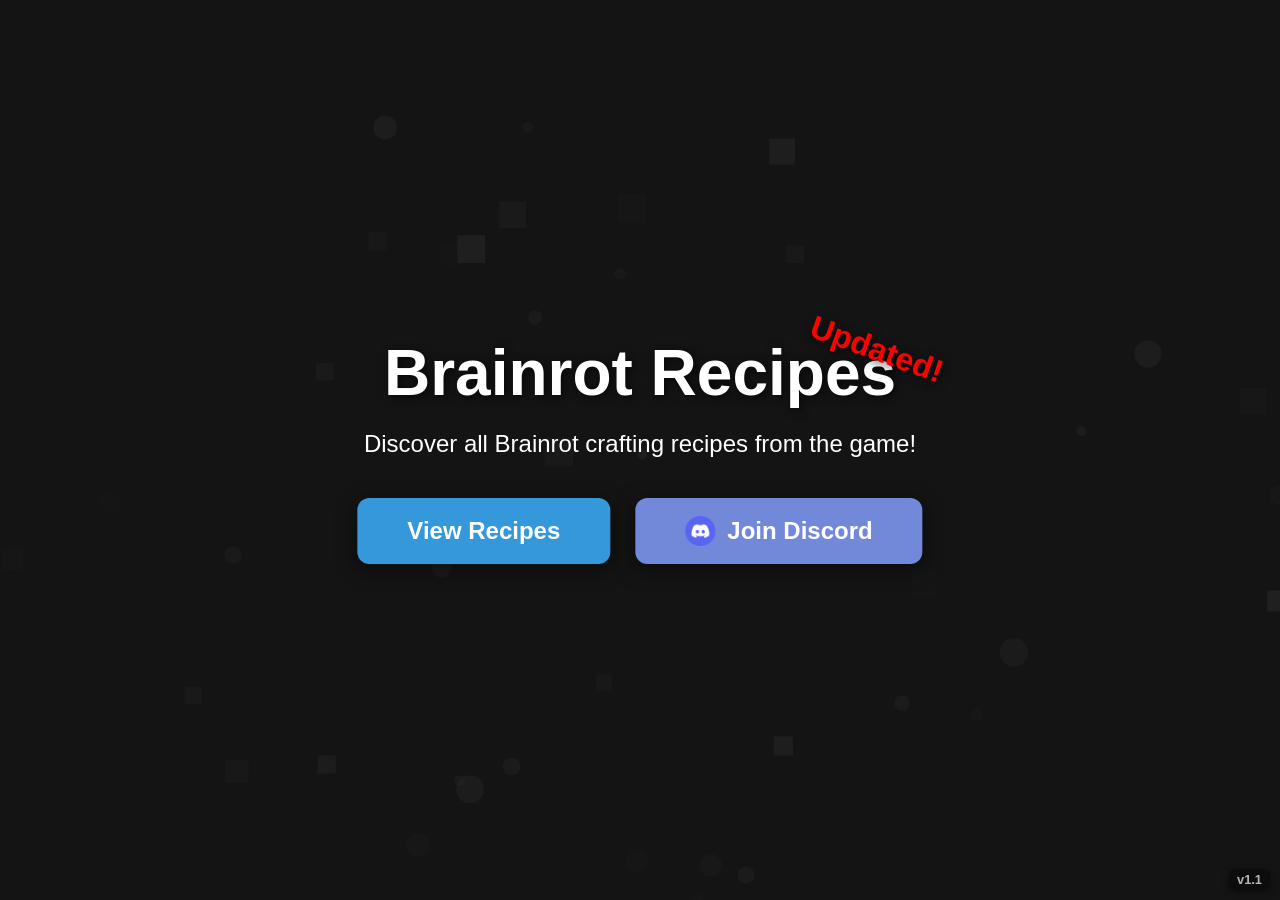
<file: index.html>
<!DOCTYPE html>
<html lang="en">
<head>
  <meta charset="UTF-8">
  <title>Brainrot Recipes</title>
  <link rel="stylesheet" href="css/index.css">
</head>
<body>

<canvas id="bg-canvas"></canvas>


<div class="landing-content">
  <h1>
    Brainrot Recipes
    <span class="updated-badge">Updated!</span>
  </h1>
  <p>Discover all Brainrot crafting recipes from the game!</p>
  
  <div class="buttons">
    <a href="html/recipes.html" class="btn">View Recipes</a>
    <a href="https://discord.gg/craftAbrainrot" target="_blank" class="btn discord-btn">
      <img src="images/icons/discord.png" alt="Discord" class="icon"> Join Discord
    </a>
  </div>
</div>

<div class="version-label">v1.1</div>


<script src="js/bg.js"></script>

</body>
</html>
</file>
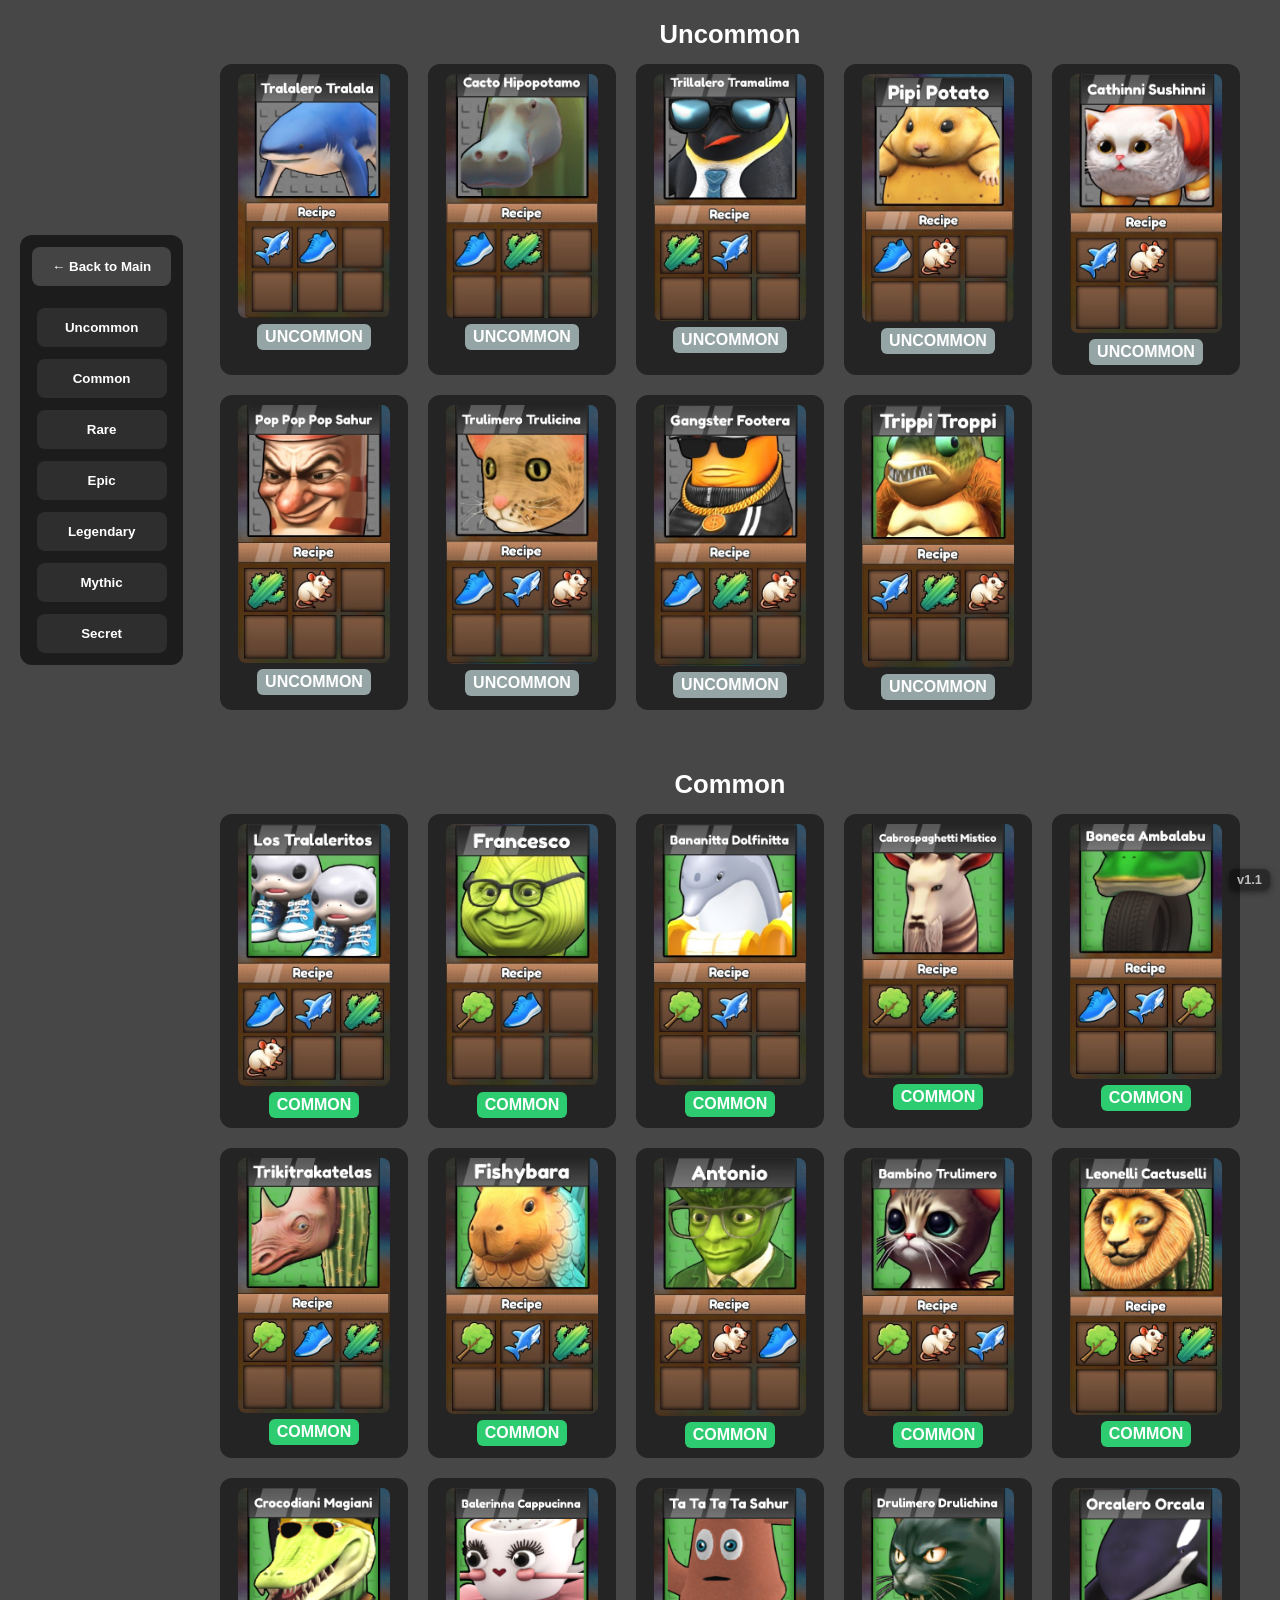
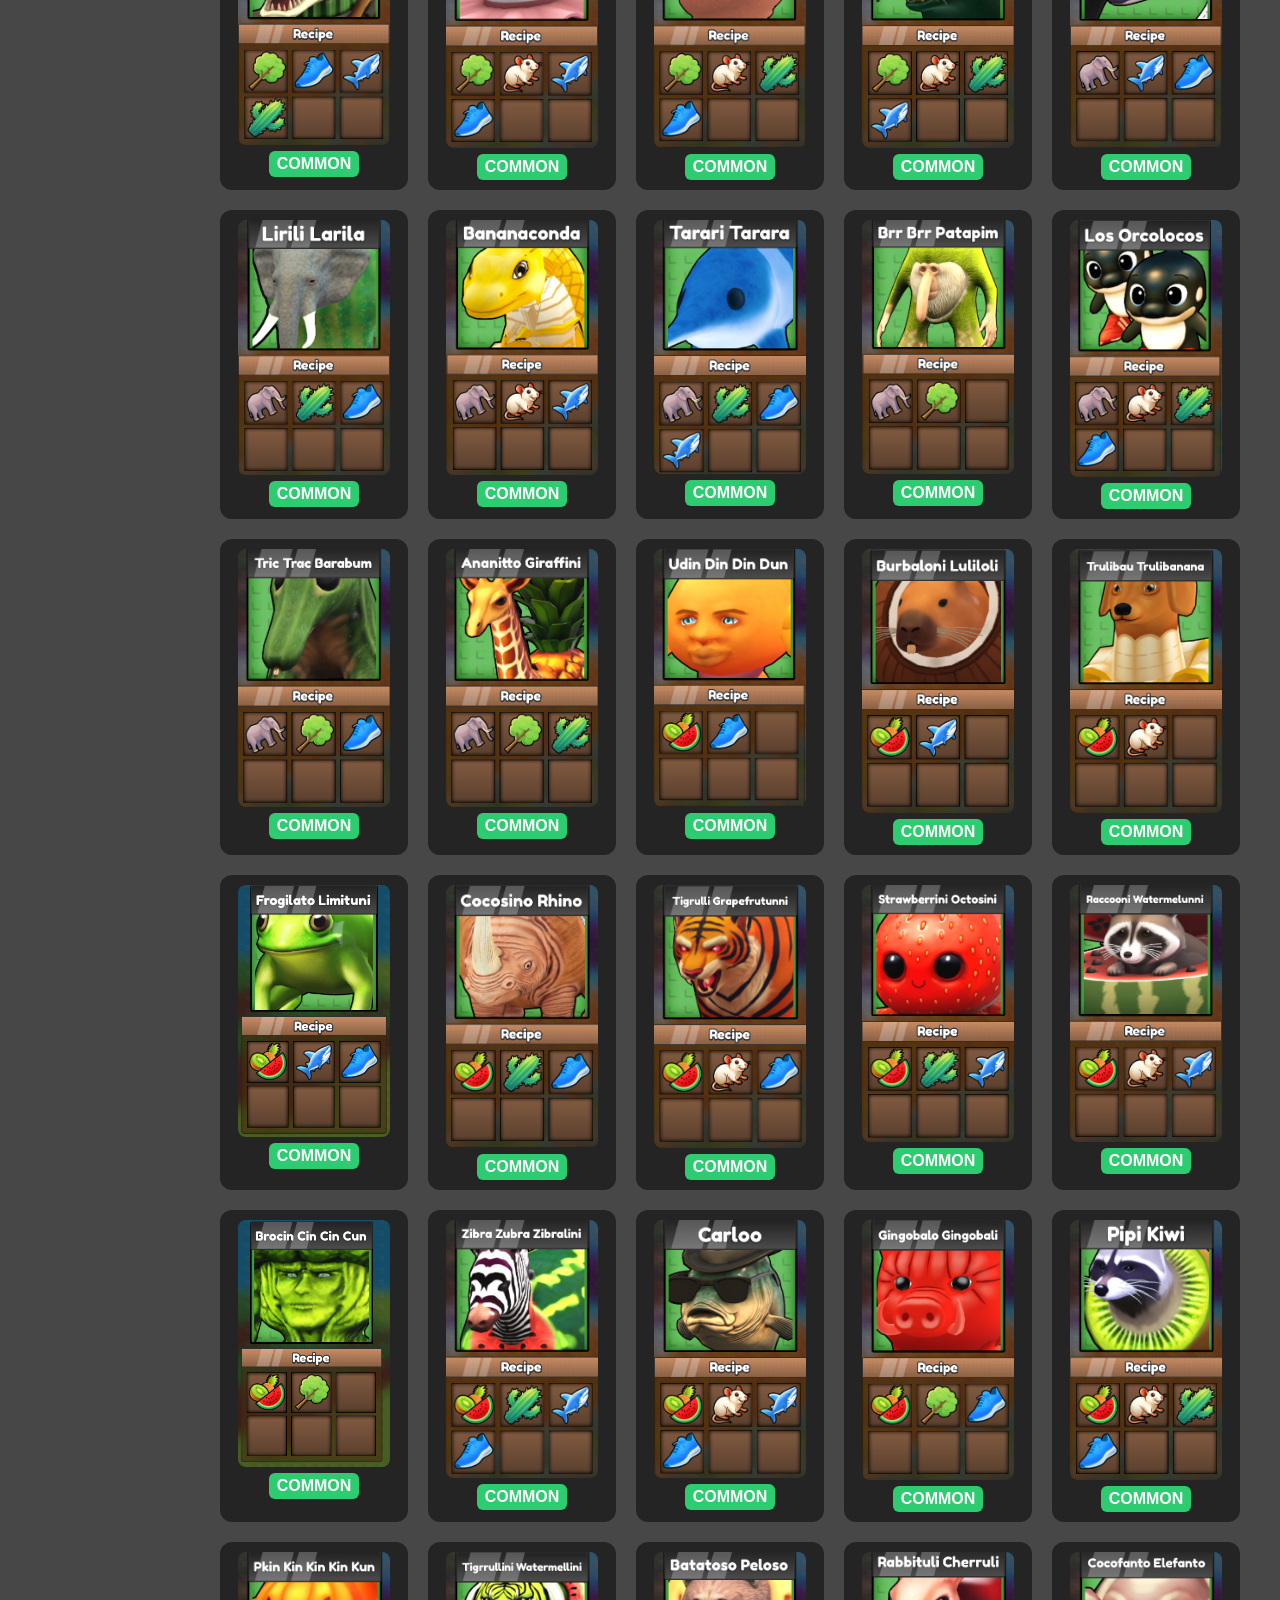
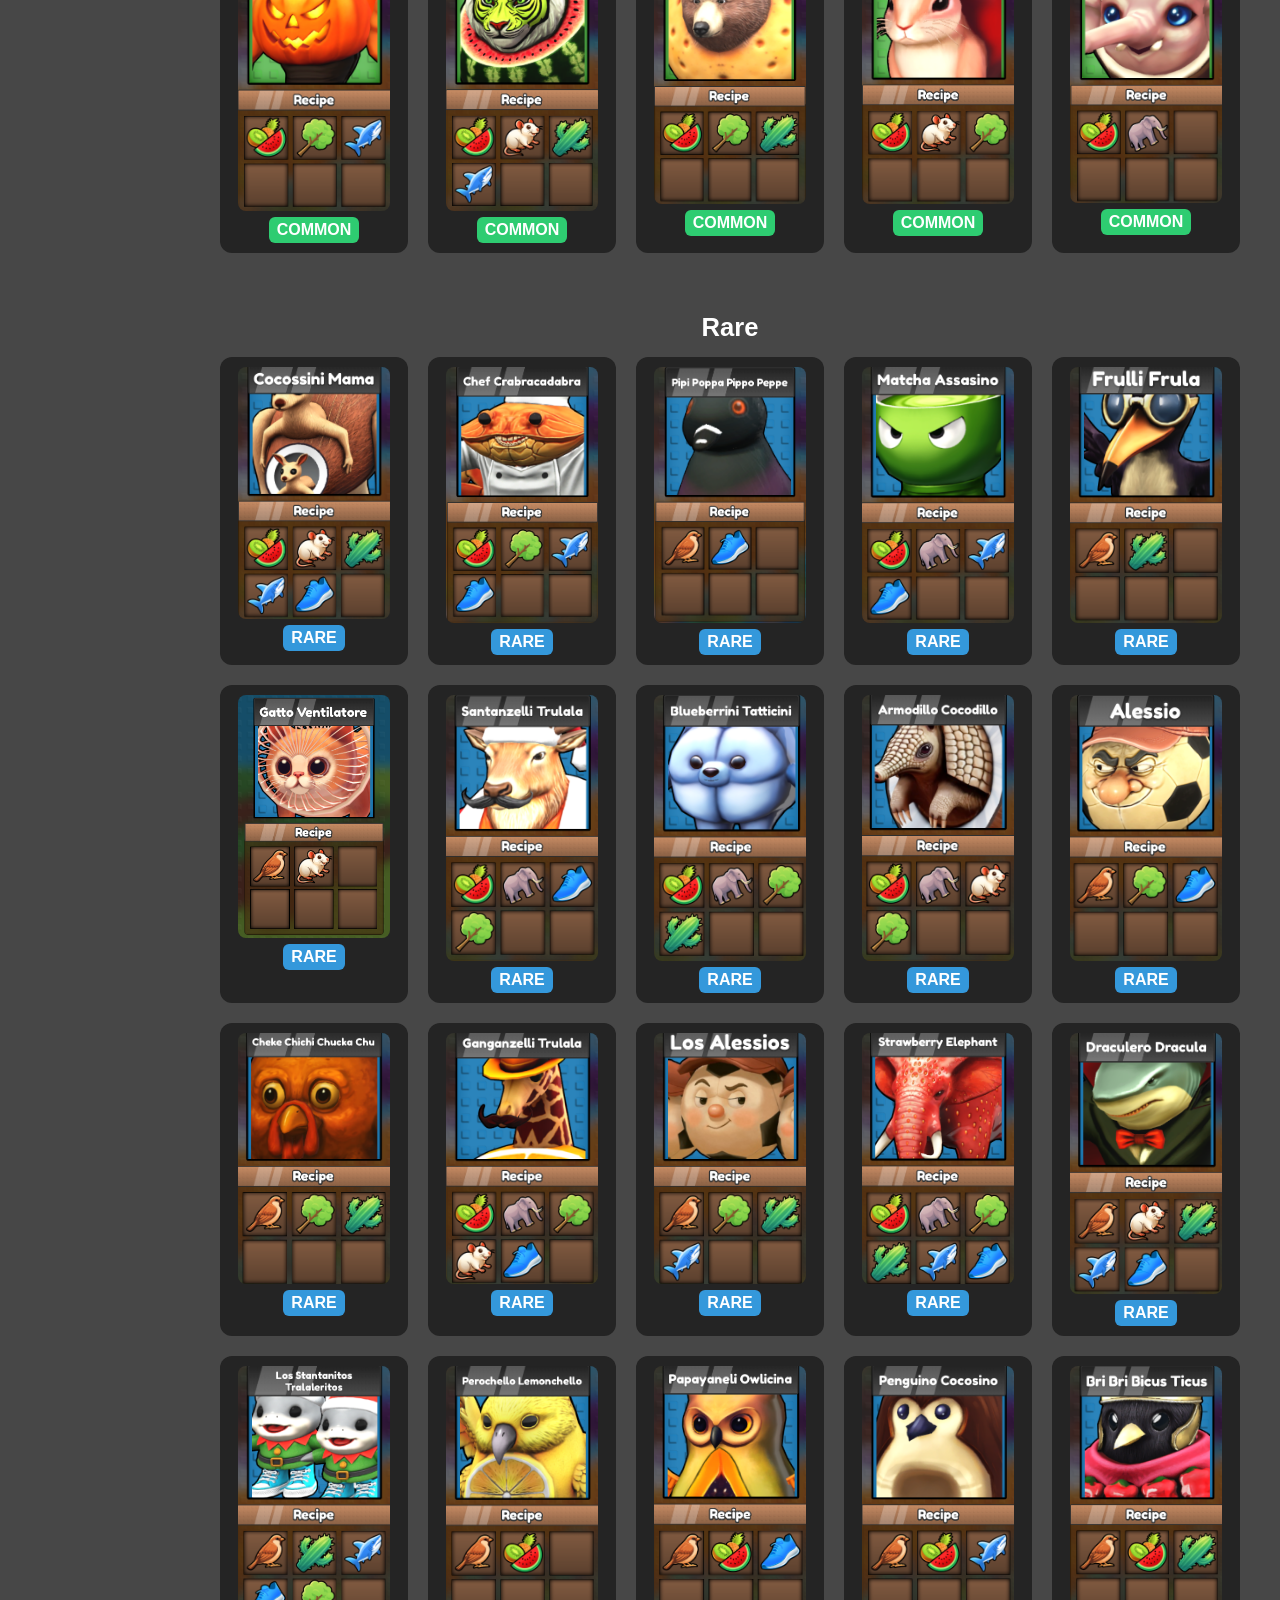
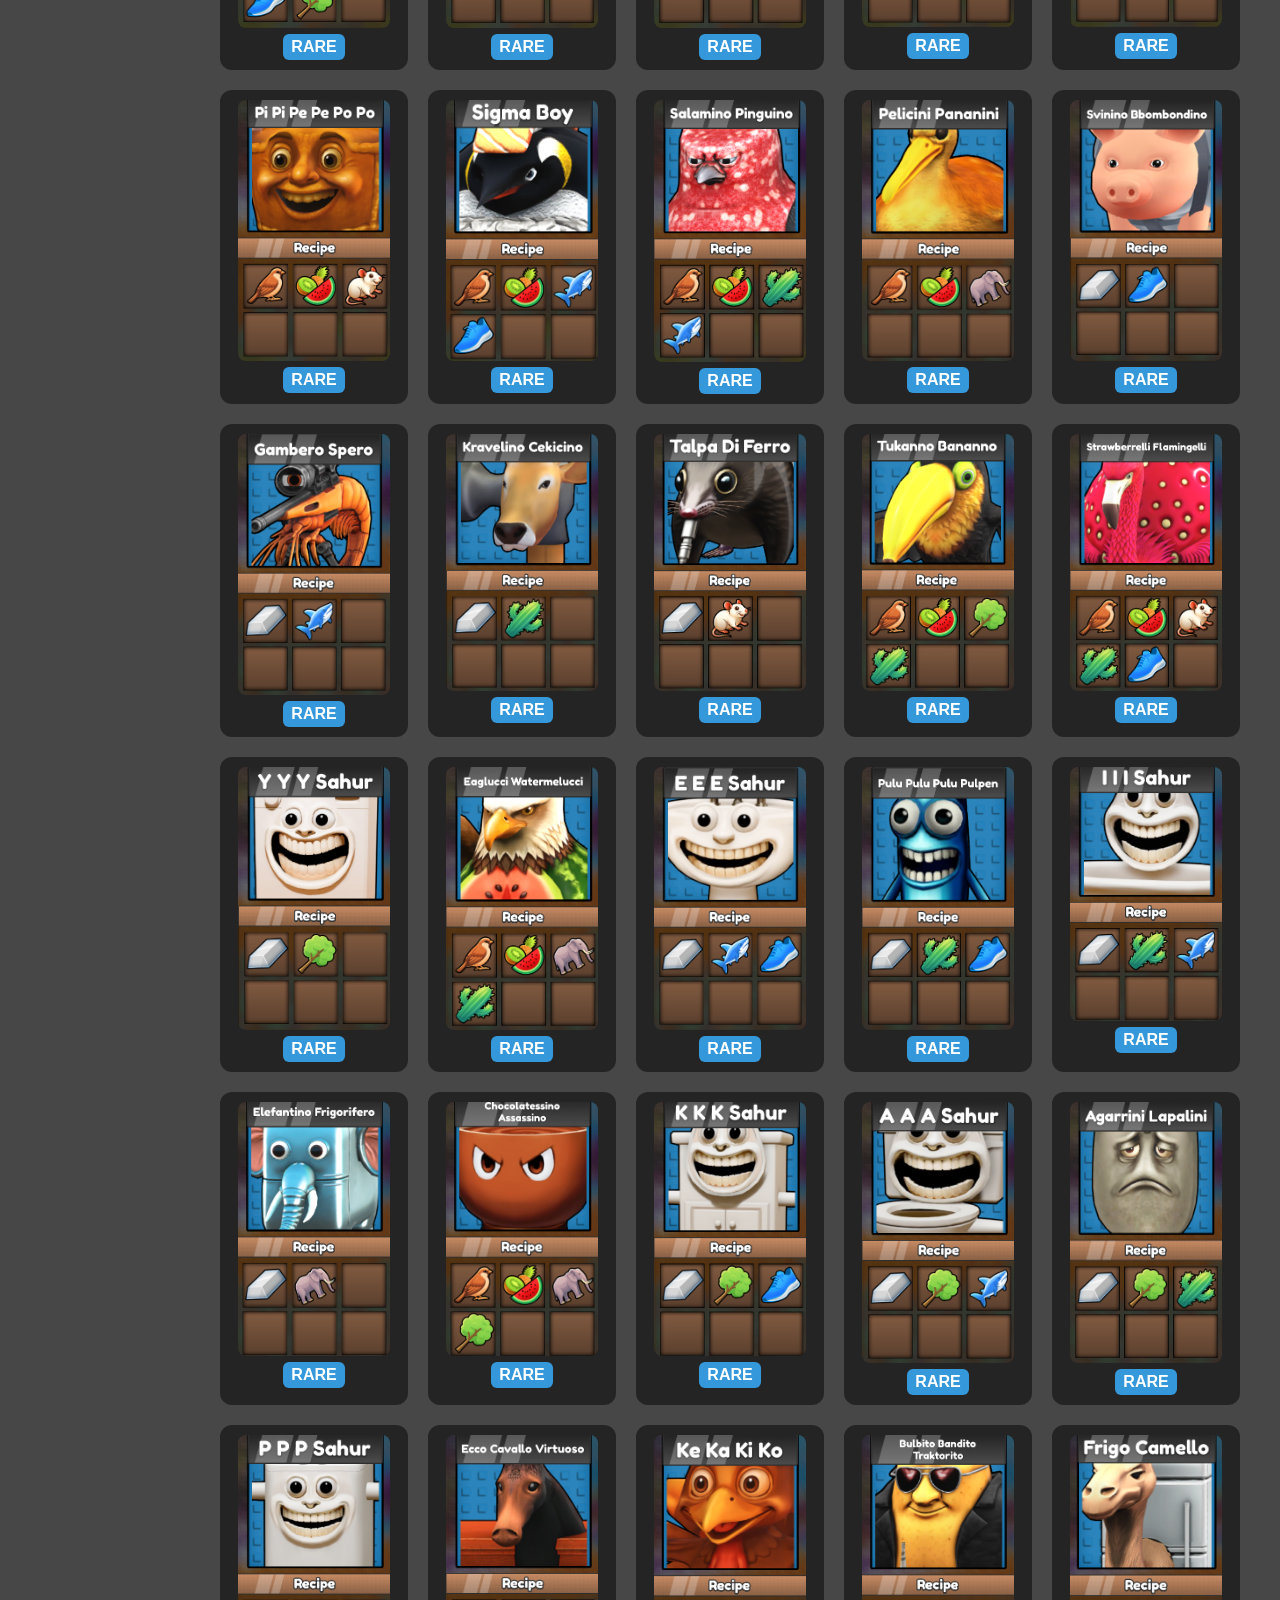
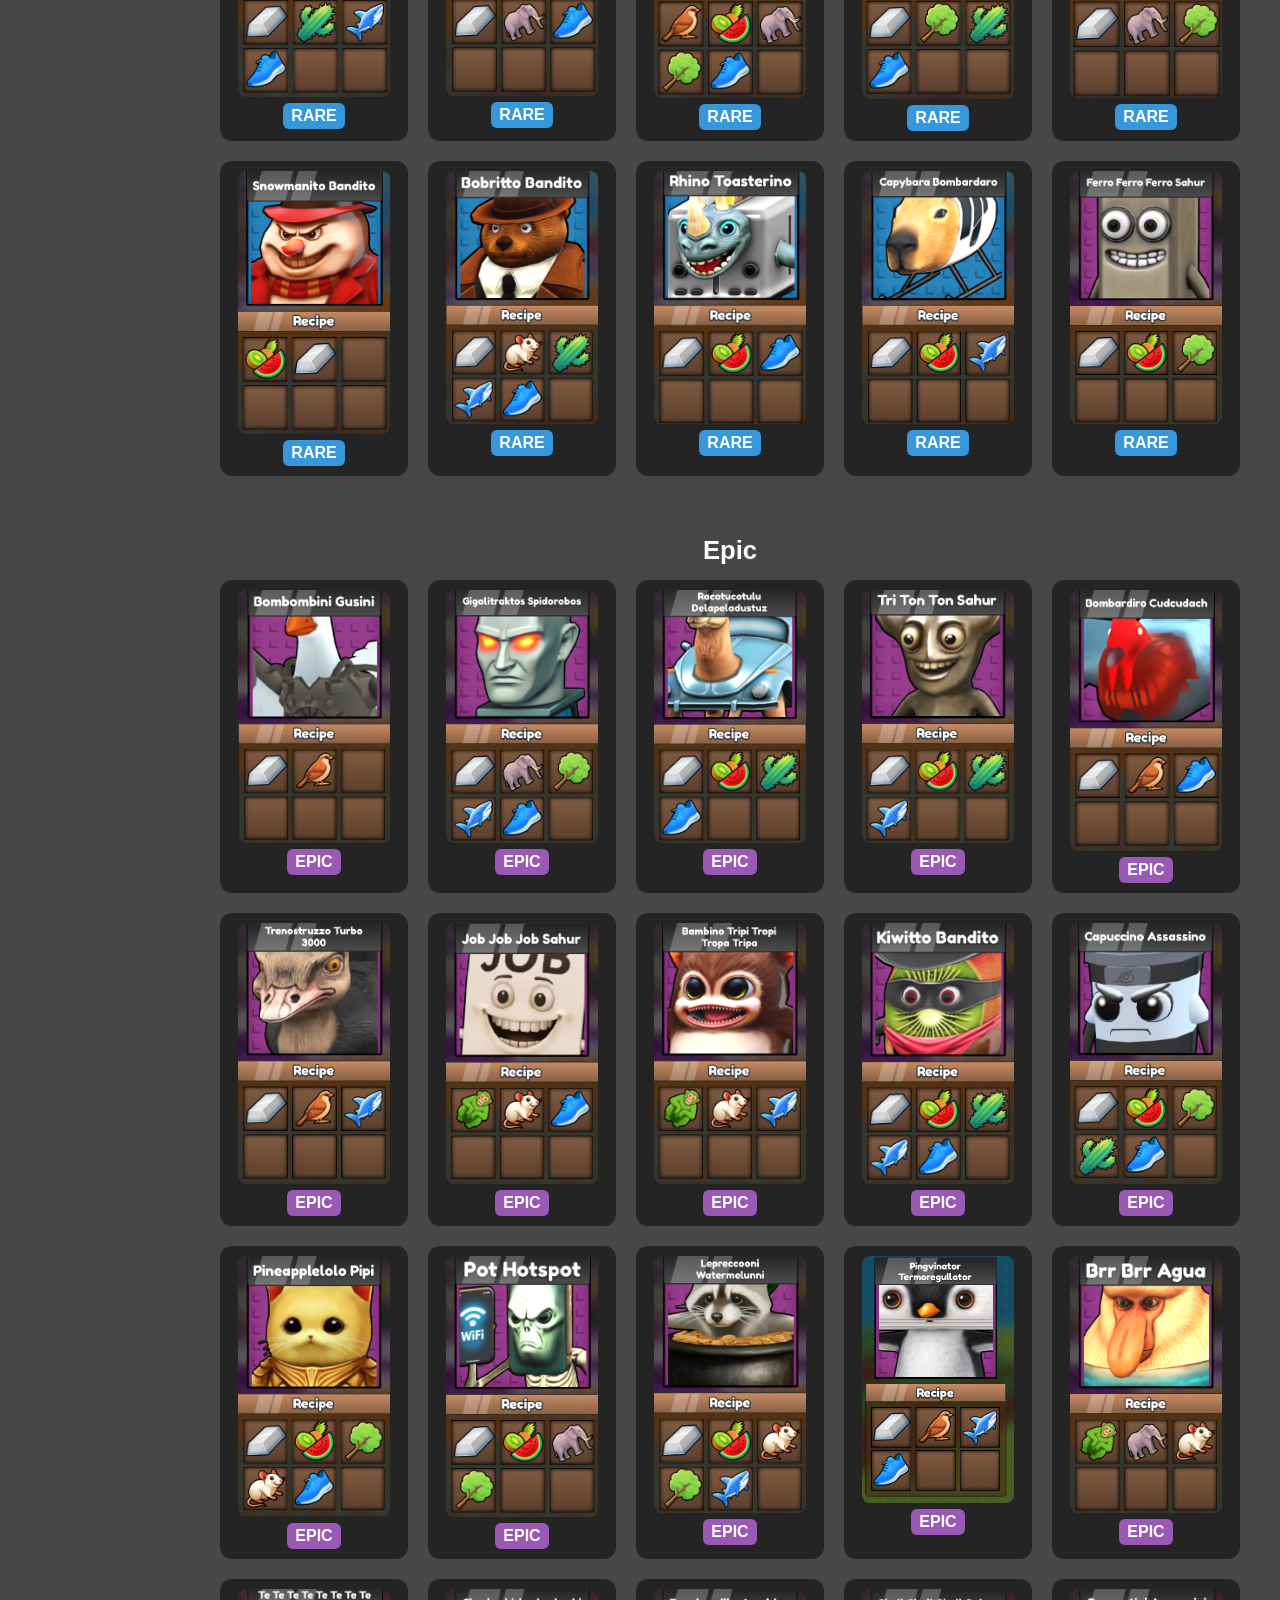
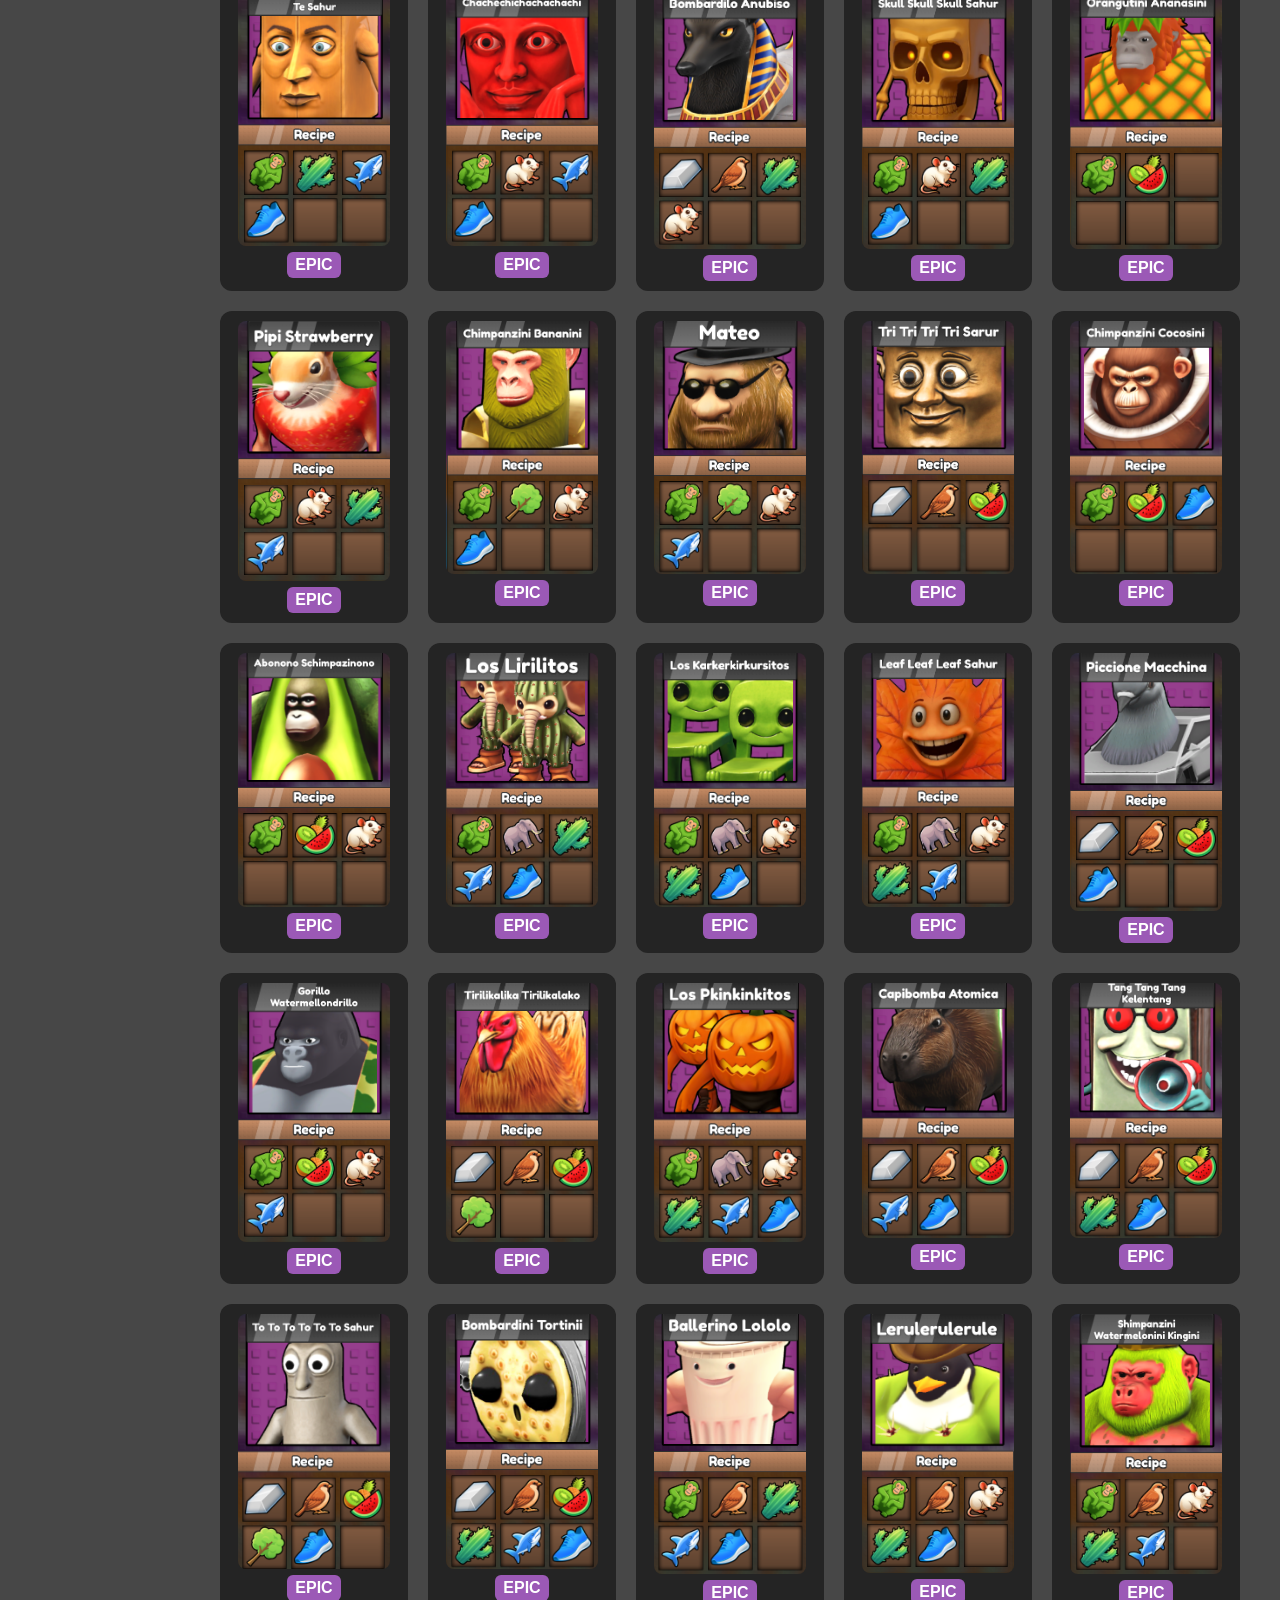
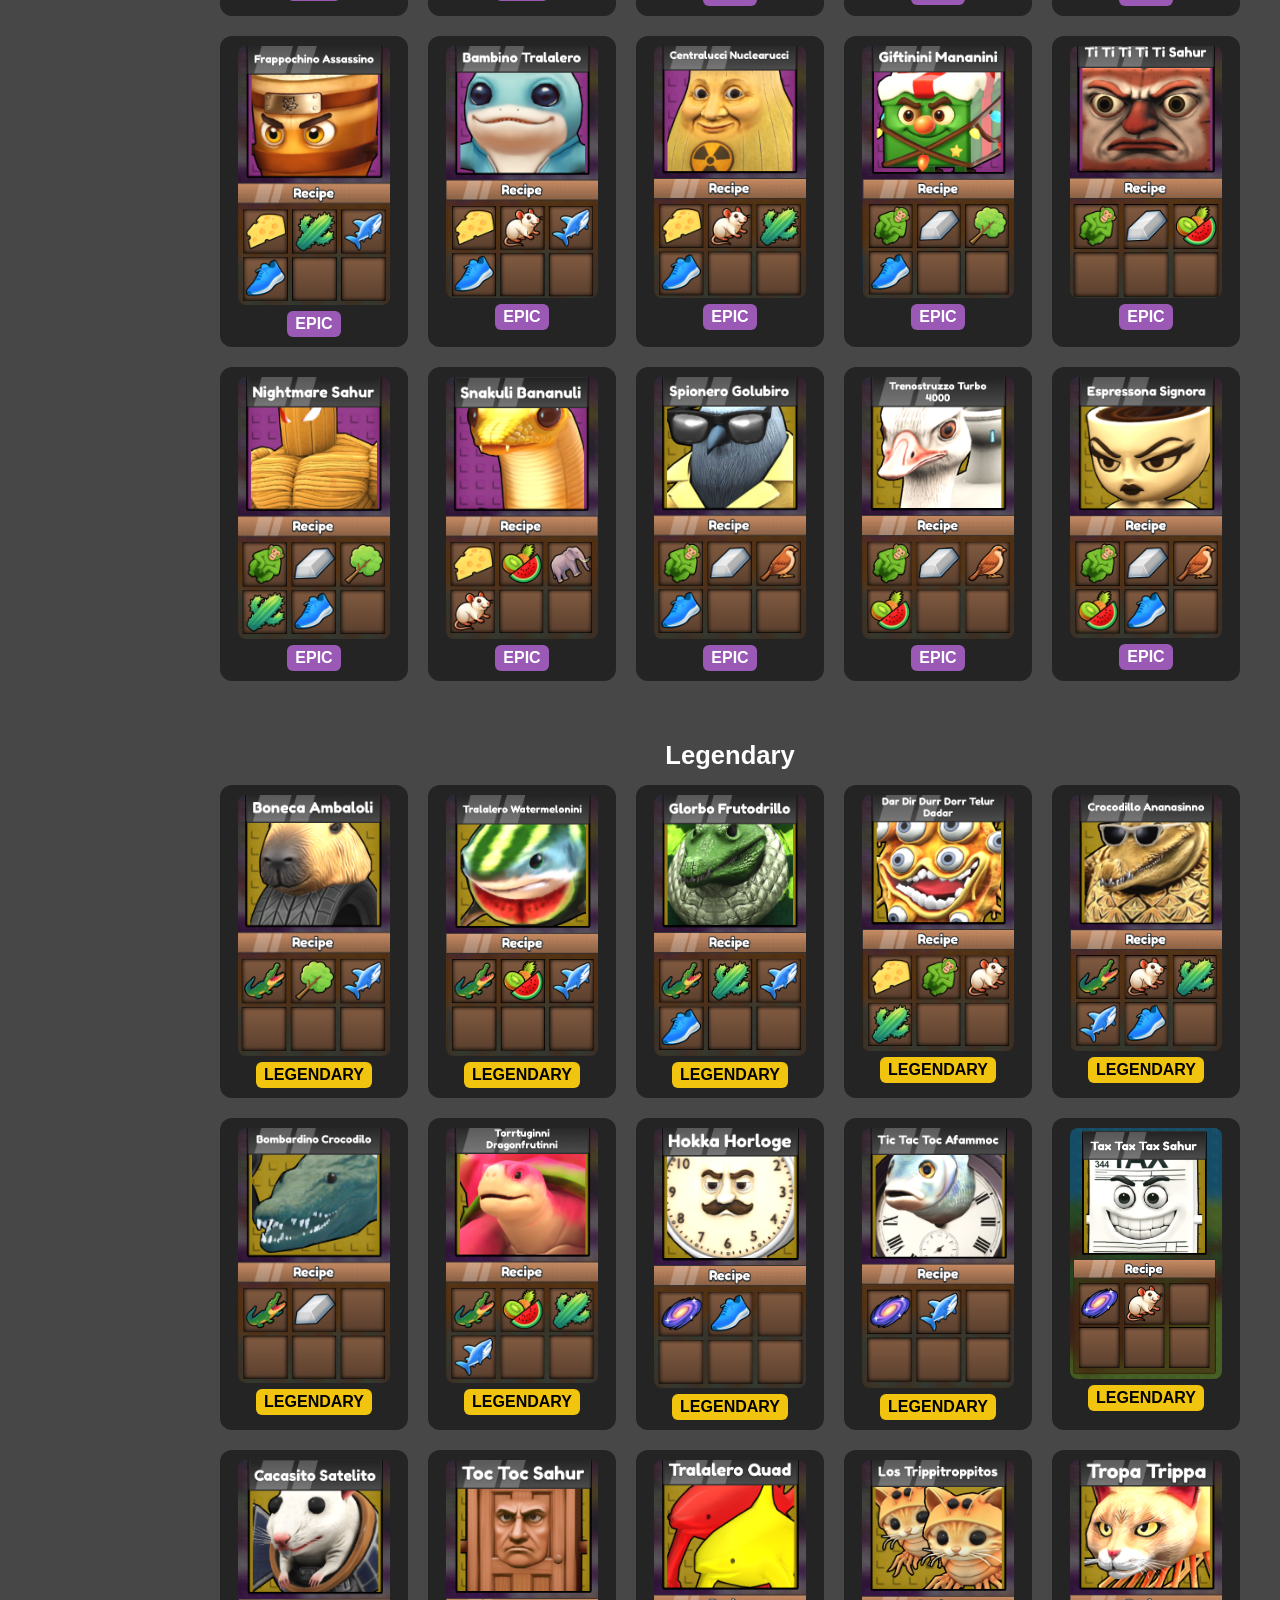
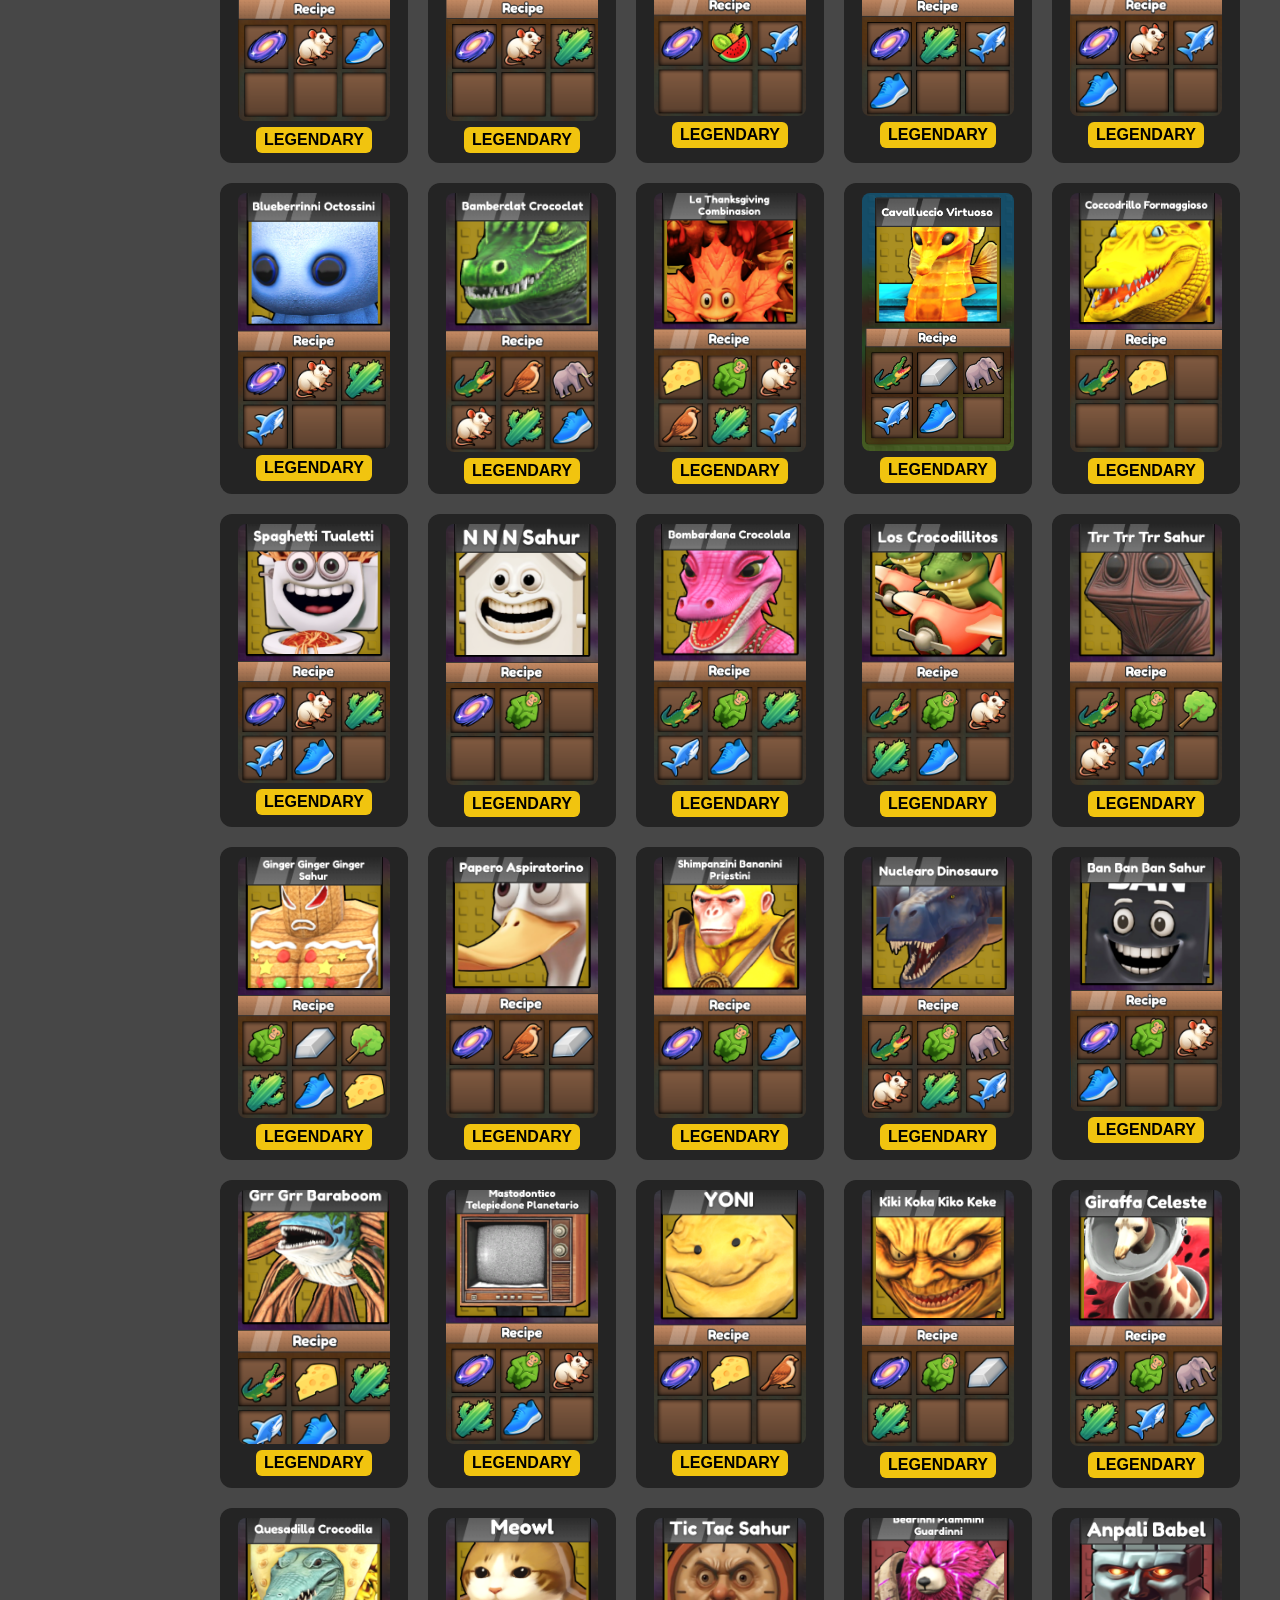
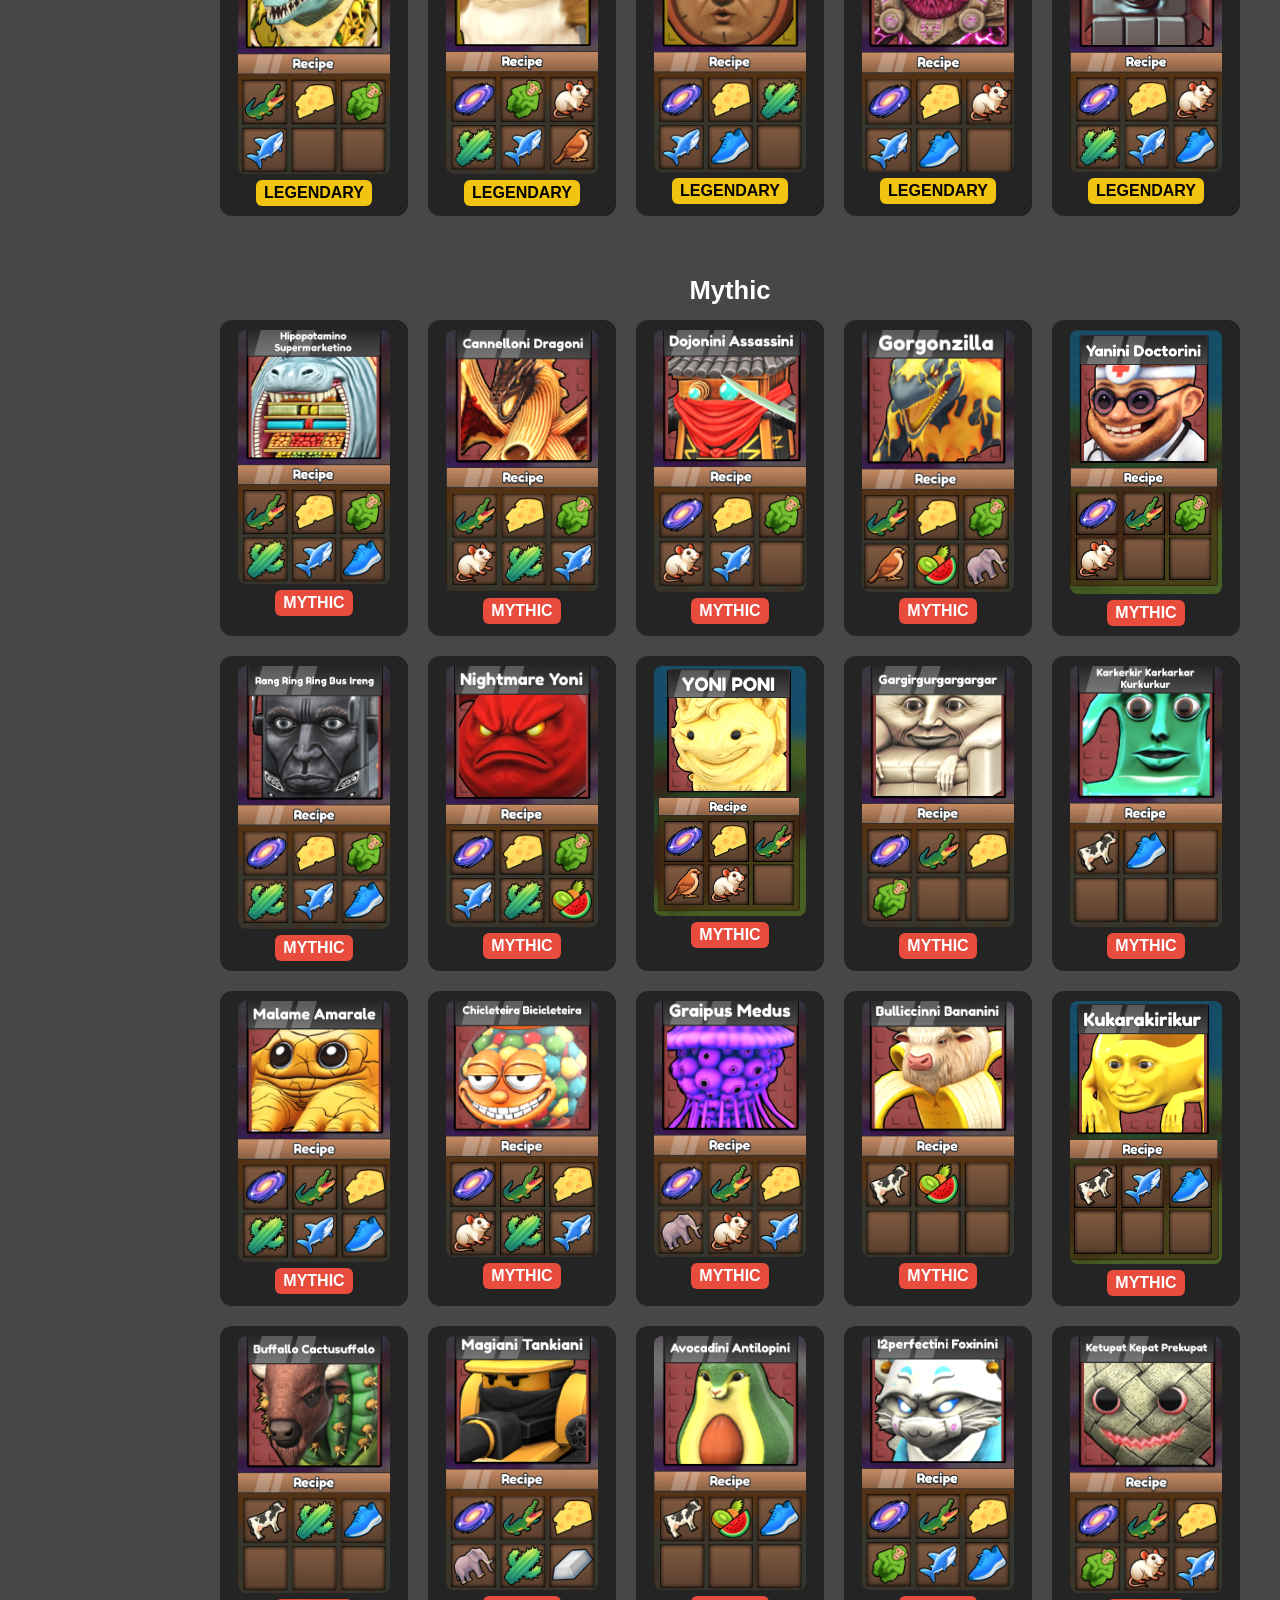
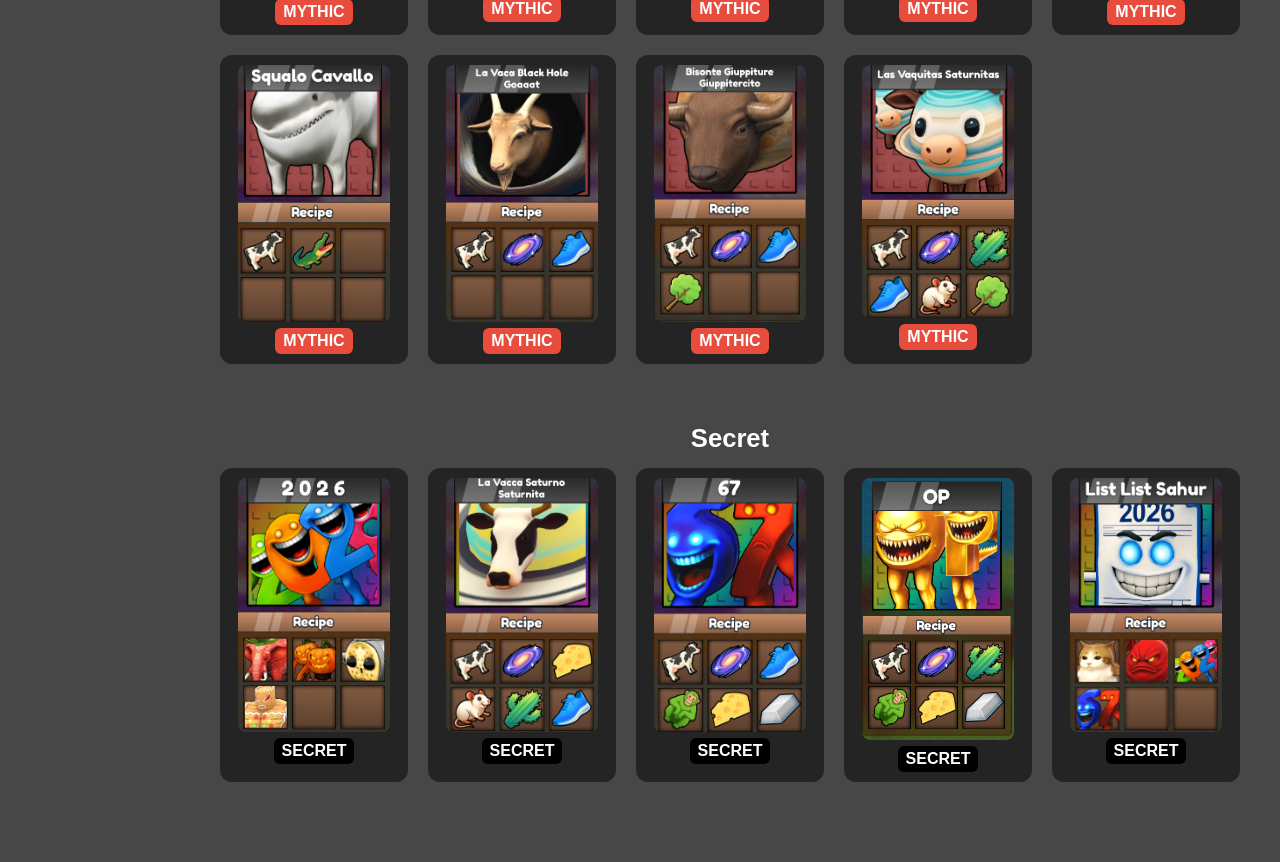
<file: html/recipes.html>
<!DOCTYPE html>
<html lang="en">
<head>
  <meta charset="UTF-8">
  <title>Brainrot Recipes</title>
  <link rel="stylesheet" href="../css/recipes.css">
</head>
<body>

<div class="container">

  <aside class="sidebar">
    <button class="back" onclick="window.location.href='../index.html'">
      ← Back to Main
    </button>

    <button class="uncommon" onclick="scrollToRarity('uncommon')">Uncommon</button>
    <button class="common" onclick="scrollToRarity('common')">Common</button>
    <button class="rare" onclick="scrollToRarity('rare')">Rare</button>
    <button class="epic" onclick="scrollToRarity('epic')">Epic</button>
    <button class="legendary" onclick="scrollToRarity('legendary')">Legendary</button>
    <button class="mythic" onclick="scrollToRarity('mythic')">Mythic</button>
    <button class="secret" onclick="scrollToRarity('secret')">Secret</button>
  </aside>

  <main>
    <section id="uncommon">
      <h2>Uncommon</h2>
      <div class="grid" id="grid-uncommon"></div>
    </section>

    <section id="common">
      <h2>Common</h2>
      <div class="grid" id="grid-common"></div>
    </section>

    <section id="rare">
      <h2>Rare</h2>
      <div class="grid" id="grid-rare"></div>
    </section>

    <section id="epic">
      <h2>Epic</h2>
      <div class="grid" id="grid-epic"></div>
    </section>

    <section id="legendary">
      <h2>Legendary</h2>
      <div class="grid" id="grid-legendary"></div>
    </section>

    <section id="mythic">
      <h2>Mythic</h2>
      <div class="grid" id="grid-mythic"></div>
    </section>

    <section id="secret">
      <h2>Secret</h2>
      <div class="grid" id="grid-secret"></div>
    </section>
  </main>

</div>

<div class="version-label">v1.1</div>


<script src="../js/recipes.js"></script>
<script>
function scrollToRarity(rarity) {
  const section = document.getElementById(rarity);
  if (section) {
    section.scrollIntoView({ behavior: 'smooth' });
  }
}
</script>

</body>
</html>
</file>
<file: css/index.css>
* {
  margin: 0;
  padding: 0;
  box-sizing: border-box;
}

html, body {
  height: 100%;
  font-family: 'Arial', sans-serif;
  overflow: hidden;
}

.landing-content {
  position: absolute;
  top: 50%;
  left: 50%;
  transform: translate(-50%, -50%);
  text-align: center;
  z-index: 10;
  color: white;
}

.landing-content h1 {
  font-size: 4em;
  margin-bottom: 20px;
  text-shadow: 2px 2px 10px rgba(0,0,0,0.7);
}

.landing-content p {
  font-size: 1.5em;
  margin-bottom: 40px;
}

.buttons {
  display: flex;
  justify-content: center;
  gap: 25px;
  flex-wrap: wrap;
}

.btn {
  text-decoration: none;
  padding: 18px 50px;
  font-weight: bold;
  font-size: 1.5em;
  border-radius: 12px;
  transition: transform 0.2s, filter 0.2s;
  display: inline-flex;
  align-items: center;
  gap: 12px;
  background: #3498db;
  color: white;
  box-shadow: 0 5px 20px rgba(0,0,0,0.5);
}

.btn:hover {
  transform: translateY(-3px);
  filter: brightness(1.2);
}

.discord-btn {
  background: #7289da;
}

.discord-btn .icon {
  width: 30px;
  height: 30px;
}

#bg-canvas {
  position: absolute;
  top: 0;
  left: 0;
  width: 100%;
  height: 100%;
  z-index: 0;
  display: block;
}

@media (max-width: 800px) {
  .landing-content h1 { font-size: 3em; }
  .landing-content p { font-size: 1.2em; }
  .btn { font-size: 1.2em; padding: 14px 30px; }
  .discord-btn .icon { width: 25px; height: 25px; }
}

/* "Updated!" Text */

.landing-content h1 {
  position: relative;
  display: inline-block;
  font-size: 4em;
  margin-bottom: 20px;
  text-shadow: 2px 2px 10px rgba(0,0,0,0.7);
}

.updated-badge {
  position: absolute;
  right: -50px;  
  top: -5px;      
  transform: rotate(20deg);
  color: red;
  font-size: 0.5em;
  font-weight: bold;
  animation: pulse 1.2s infinite alternate;
}

@keyframes pulse {
  0% { transform: rotate(20deg) scale(1); }
  50% { transform: rotate(20deg) scale(1.3); }
  100% { transform: rotate(20deg) scale(1); }
}

/* Version Label */

.version-label {
  position: fixed;        
  bottom: 10px;           
  right: 10px;            
  font-size: 0.8em;       
  color: rgba(255, 255, 255, 0.7); 
  background: rgba(0, 0, 0, 0.4);  
  padding: 3px 8px;
  border-radius: 6px;
  font-weight: bold;
  box-shadow: 0 2px 6px rgba(0, 0, 0, 0.5);
  z-index: 100;
  pointer-events: none;  
  user-select: none;     
  transition: transform 0.3s, opacity 0.3s;
}

.version-label:hover {
  transform: scale(1.1);
  opacity: 1;
}
</file>
<file: css/recipes.css>
* {
  box-sizing: border-box;
  margin: 0;
  padding: 0;
}

body {
  font-family: 'Arial', sans-serif;
  background: rgba(25, 26, 25, 0.8);
  color: white;
  min-height: 100vh;
}

.container {
  display: flex;
}

.sidebar {
  position: fixed;
  top: 50%;
  left: 20px;
  transform: translateY(-50%);
  display: flex;
  flex-direction: column;
  padding: 12px;
  gap: 12px;
  background: rgba(0, 0, 0, 0.6);
  border-radius: 12px;
  z-index: 1000;
  align-items: center;
}

.sidebar button {
  border: none;
  padding: 12px 20px;
  border-radius: 8px;
  font-weight: bold;
  cursor: pointer;
  color: white;
  text-align: center;
  min-width: 130px;
  transition: transform 0.2s, filter 0.2s, background 0.2s;
  background: rgba(50, 50, 50, 0.8);
}

.sidebar button:hover {
  transform: translateX(5px);
  filter: brightness(1.2);
  background: rgba(70, 70, 70, 0.85);
}

.sidebar .back {
  background: #444;
  margin-bottom: 10px;
}

.sidebar .back:hover {
  background: #555;
}

main {
  flex: 1;
  padding: 20px 40px;
  margin-left: 180px;
}

section {
  margin-bottom: 60px;
}

section h2 {
  font-size: 1.6em;
  margin-bottom: 15px;
  text-align: center;
}

.grid {
  display: grid;
  grid-template-columns: repeat(auto-fill, minmax(160px, 1fr));
  gap: 20px;
}

.card {
  background: rgba(30, 30, 30, 0.85);
  border-radius: 12px;
  overflow: hidden;
  display: flex;
  flex-direction: column;
  align-items: center;
  padding: 10px;
  transition: transform 0.2s, box-shadow 0.2s;
}

.card:hover {
  transform: translateY(-5px);
  box-shadow: 0 8px 20px rgba(0, 0, 0, 0.7);
}

.card img {
  width: 90%;
  height: auto;
  border-radius: 8px;
  object-fit: contain;
}

.card .rarity {
  font-weight: bold;
  margin-top: 6px;
  padding: 4px 8px;
  border-radius: 6px;
  display: inline-block;
  text-transform: uppercase;
  text-align: center;
}

.uncommon { background: #95a5a6; }
.common { background: #2ecc71; }
.rare { background: #3498db; }
.epic { background: #9b59b6; }
.legendary { background: #f1c40f; color: #000; }
.mythic { background: #e74c3c; }

.secret {
  background: black;
  color: white;
  border-radius: 12px;
  padding: 2px 8px;
  font-weight: bold;
  display: inline-block;
}

@media (max-width: 800px) {
  .container {
    flex-direction: column;
  }

  .sidebar {
    flex-direction: row;
    overflow-x: auto;
    position: static;
    margin-bottom: 20px;
    transform: none;
    justify-content: center;
    gap: 10px;
  }

  main {
    margin-left: 0;
  }

  .sidebar button {
    min-width: 100px;
    padding: 10px 14px;
    font-size: 0.9em;
  }
}

/* Version Label */

.version-label {
  position: fixed;        
  bottom: 10px;           
  right: 10px;            
  font-size: 0.8em;       
  color: rgba(255, 255, 255, 0.7); 
  background: rgba(0, 0, 0, 0.4);  
  padding: 3px 8px;
  border-radius: 6px;
  font-weight: bold;
  box-shadow: 0 2px 6px rgba(0, 0, 0, 0.5);
  z-index: 100;
  pointer-events: none;  
  user-select: none;     
  transition: transform 0.3s, opacity 0.3s;
}

.version-label:hover {
  transform: scale(1.1);
  opacity: 1;
}
</file>
